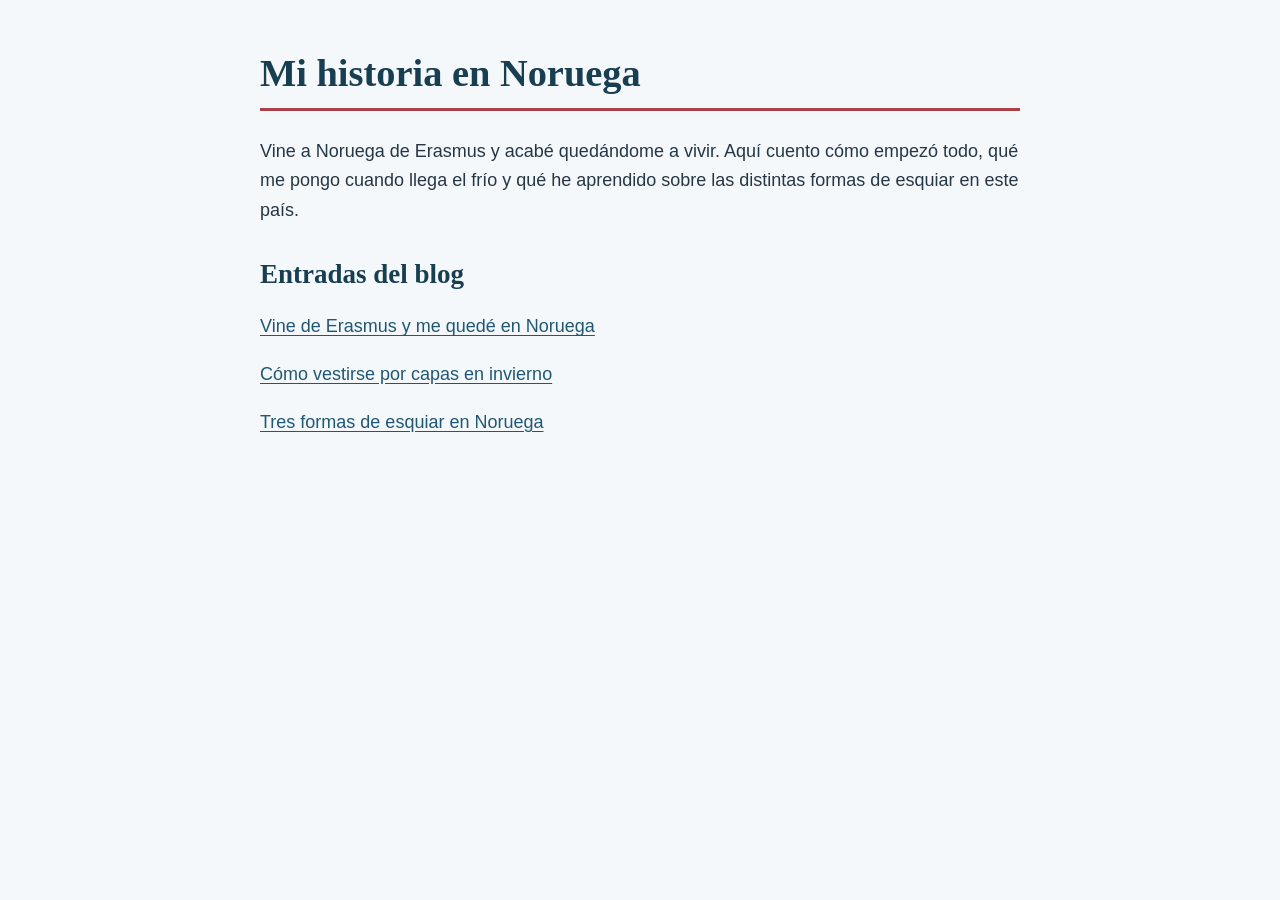
<file: index.html>
<!DOCTYPE html>
<html lang="es">
<head>
    <meta charset="UTF-8">
    <meta name="viewport" content="width=device-width, initial-scale=1.0">
    <title>Noruega desde dentro</title>
    <link rel="stylesheet" href="estilos.css">
</head>
<body>
    <h1>Mi historia en Noruega</h1>
    <p>Vine a Noruega de Erasmus y acabé quedándome a vivir. Aquí cuento cómo empezó todo, qué me pongo cuando llega el frío y qué he aprendido sobre las distintas formas de esquiar en este país.</p>
    <h2>Entradas del blog</h2>
    <p><a href="mi-historia.html">Vine de Erasmus y me quedé en Noruega</a></p>
    <p><a href="tres-capas.html">Cómo vestirse por capas en invierno</a></p>
    <p><a href="tipos-de-esqui.html">Tres formas de esquiar en Noruega</a></p>
</body>
</html>
</file>
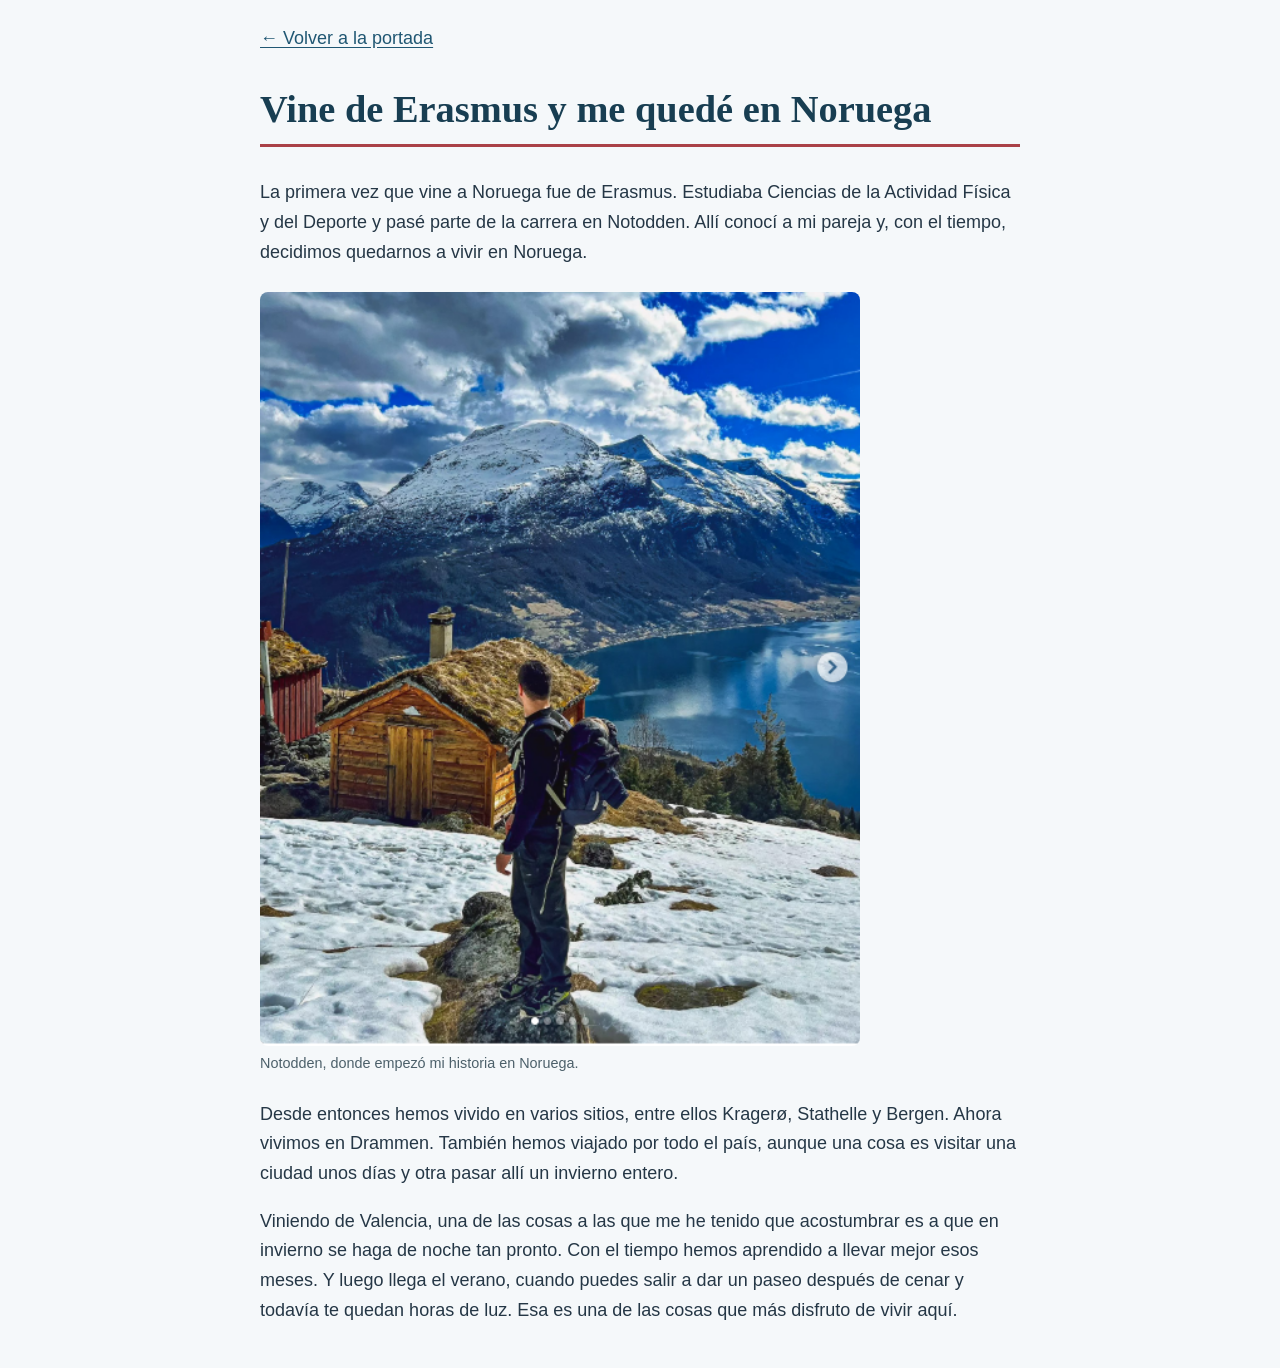
<file: mi-historia.html>
<!DOCTYPE html>
<html lang="es">
<head>
    <meta charset="UTF-8">
    <meta name="viewport" content="width=device-width, initial-scale=1.0">
    <title>Vine de Erasmus y me quedé en Noruega | Noruega desde dentro</title>
    <link rel="stylesheet" href="estilos.css">
</head>
<body>
    <nav>
        <a href="index.html">← Volver a la portada</a>
    </nav>

    <main>
        <article>
            <h1>Vine de Erasmus y me quedé en Noruega</h1>

            <p>La primera vez que vine a Noruega fue de Erasmus. Estudiaba
            Ciencias de la Actividad Física y del Deporte y pasé parte de la
            carrera en Notodden. Allí conocí a mi pareja y, con el tiempo,
            decidimos quedarnos a vivir en Noruega.</p>
<figure>
    <img src="imagenes/notodden.png"
         alt="Vista de Notodden, la ciudad donde hice mi Erasmus"
         width="600">
    <figcaption>Notodden, donde empezó mi historia en Noruega.</figcaption>
</figure>
            <p>Desde entonces hemos vivido en varios sitios, entre ellos
            Kragerø, Stathelle y Bergen. Ahora vivimos en Drammen. También
            hemos viajado por todo el país, aunque una cosa es visitar una
            ciudad unos días y otra pasar allí un invierno entero.</p>

            <p>Viniendo de Valencia, una de las cosas a las que me he tenido
            que acostumbrar es a que en invierno se haga de noche tan pronto.
            Con el tiempo hemos aprendido a llevar mejor esos meses. Y luego
            llega el verano, cuando puedes salir a dar un paseo después de
            cenar y todavía te quedan horas de luz. Esa es una de las cosas
            que más disfruto de vivir aquí.</p>
        </article>
    </main>
</body>
</html>
</file>
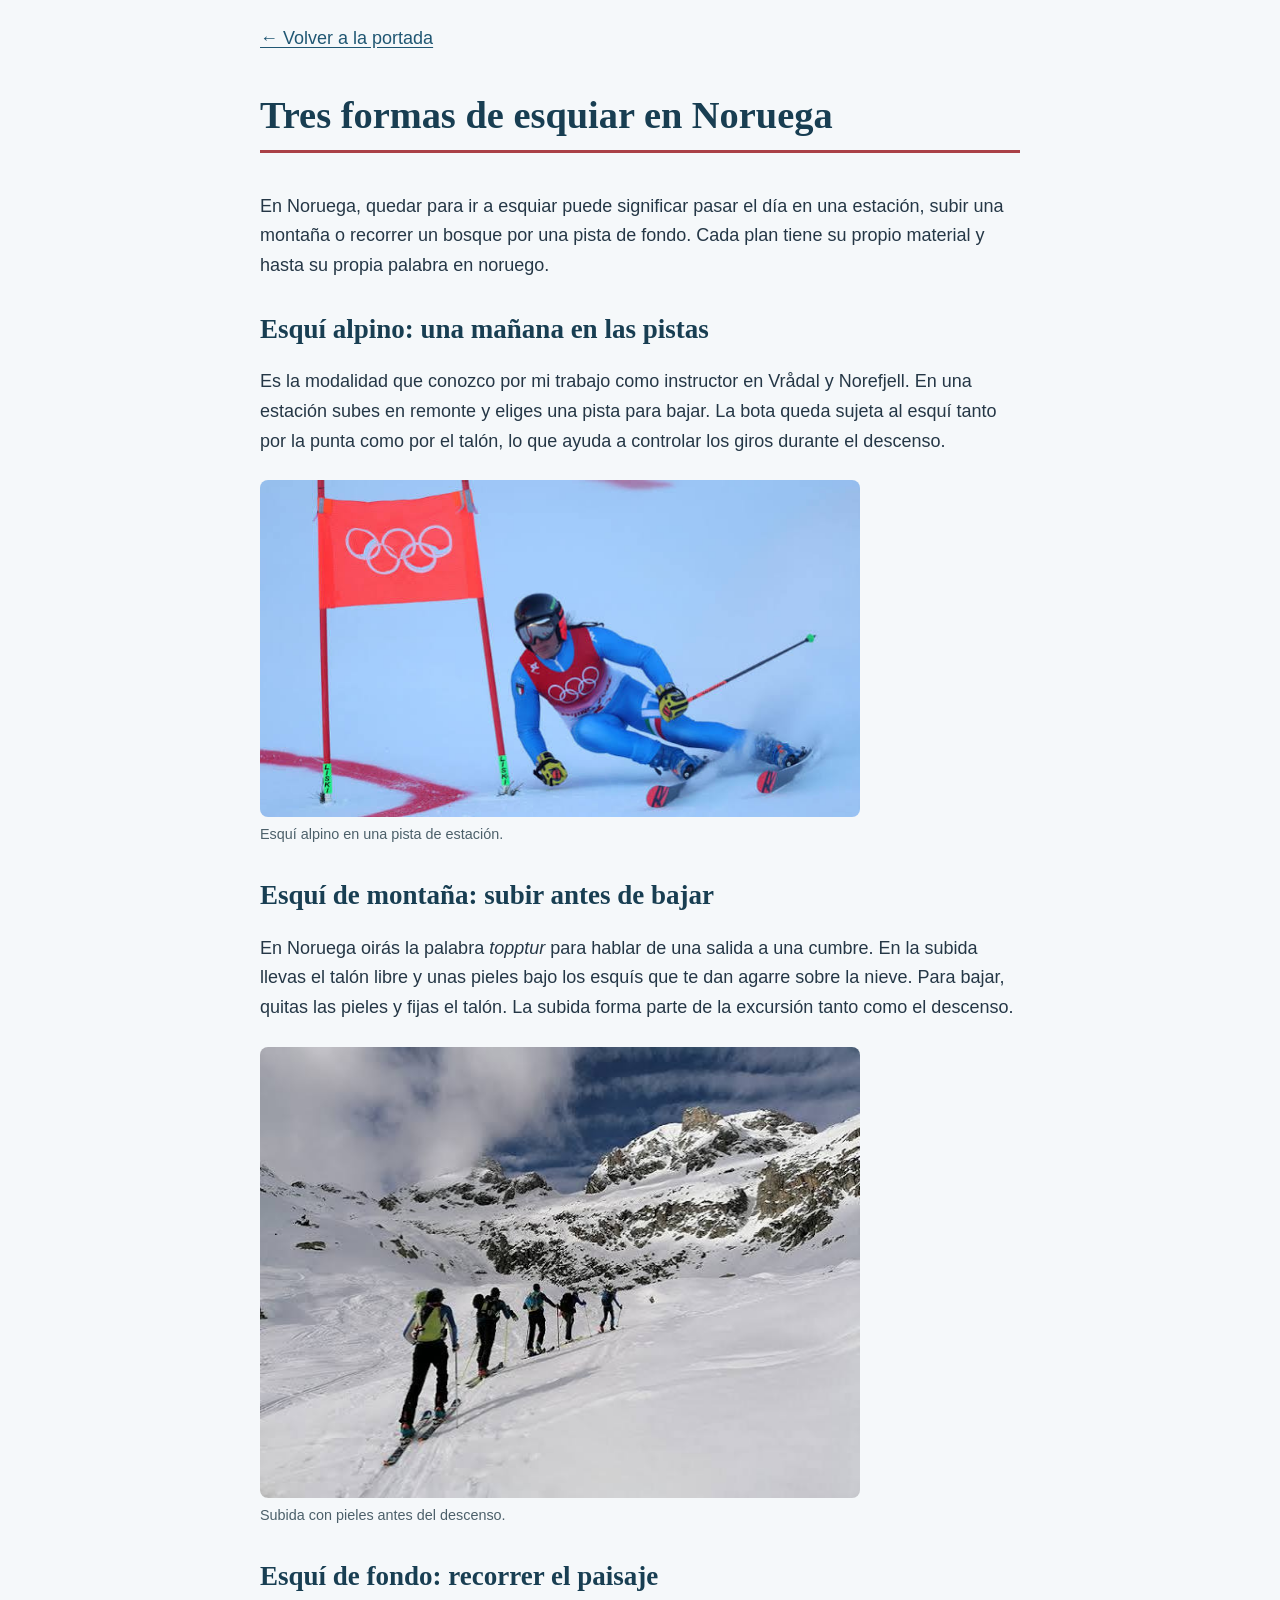
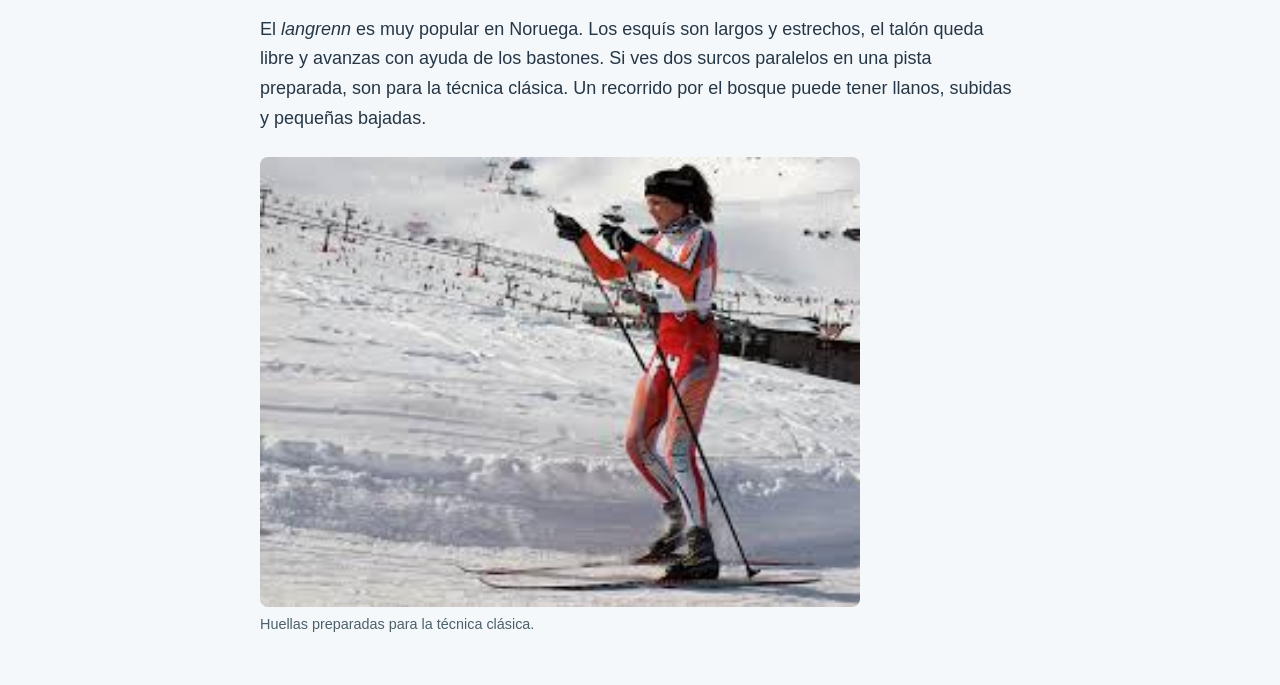
<file: tipos-de-esqui.html>
<!DOCTYPE html>
<html lang="es">
<head>
    <meta charset="UTF-8">
    <meta name="viewport" content="width=device-width, initial-scale=1.0">
    <title>Tres formas de esquiar en Noruega | Noruega desde dentro</title>
    <link rel="stylesheet" href="estilos.css">
</head>
<body>
    <nav>
        <a href="index.html">← Volver a la portada</a>
    </nav>

    <main>
        <article>
    <article>
    <h1>Tres formas de esquiar en Noruega</h1>

    <p>En Noruega, quedar para ir a esquiar puede significar pasar el día
    en una estación, subir una montaña o recorrer un bosque por una pista
    de fondo. Cada plan tiene su propio material y hasta su propia palabra
    en noruego.</p>

    <h2>Esquí alpino: una mañana en las pistas</h2>
    <p>Es la modalidad que conozco por mi trabajo como instructor en
    Vrådal y Norefjell. En una estación subes en remonte y eliges una pista
    para bajar. La bota queda sujeta al esquí tanto por la punta como por
    el talón, lo que ayuda a controlar los giros durante el descenso.</p>
<figure>
    <img src="imagenes/esqui-alpino.jpeg"
         alt="Esquiador bajando por una pista de esquí alpino"
         width="600">
    <figcaption>Esquí alpino en una pista de estación.</figcaption>
</figure>

    <h2>Esquí de montaña: subir antes de bajar</h2>
    <p>En Noruega oirás la palabra <em>topptur</em> para hablar de una
    salida a una cumbre. En la subida llevas el talón libre y unas pieles
    bajo los esquís que te dan agarre sobre la nieve. Para bajar, quitas
    las pieles y fijas el talón. La subida forma parte de la excursión
    tanto como el descenso.</p>
<figure>
    <img src="imagenes/esqui-montana.jpeg"
         alt="Esquiador de montaña ascendiendo por una ladera nevada"
         width="600">
    <figcaption>Subida con pieles antes del descenso.</figcaption>
</figure>

    <h2>Esquí de fondo: recorrer el paisaje</h2>
    <p>El <em>langrenn</em> es muy popular en Noruega. Los esquís son largos
    y estrechos, el talón queda libre y avanzas con ayuda de los bastones.
    Si ves dos surcos paralelos en una pista preparada, son para la técnica
    clásica. Un recorrido por el bosque puede tener llanos, subidas y
    pequeñas bajadas.</p>
    <figure>
    <img src="imagenes/esqui-fondo.jpeg"
         alt="Dos surcos paralelos en una pista de esquí de fondo"
         width="600">
    <figcaption>Huellas preparadas para la técnica clásica.</figcaption>
</figure>
</article>
</file>
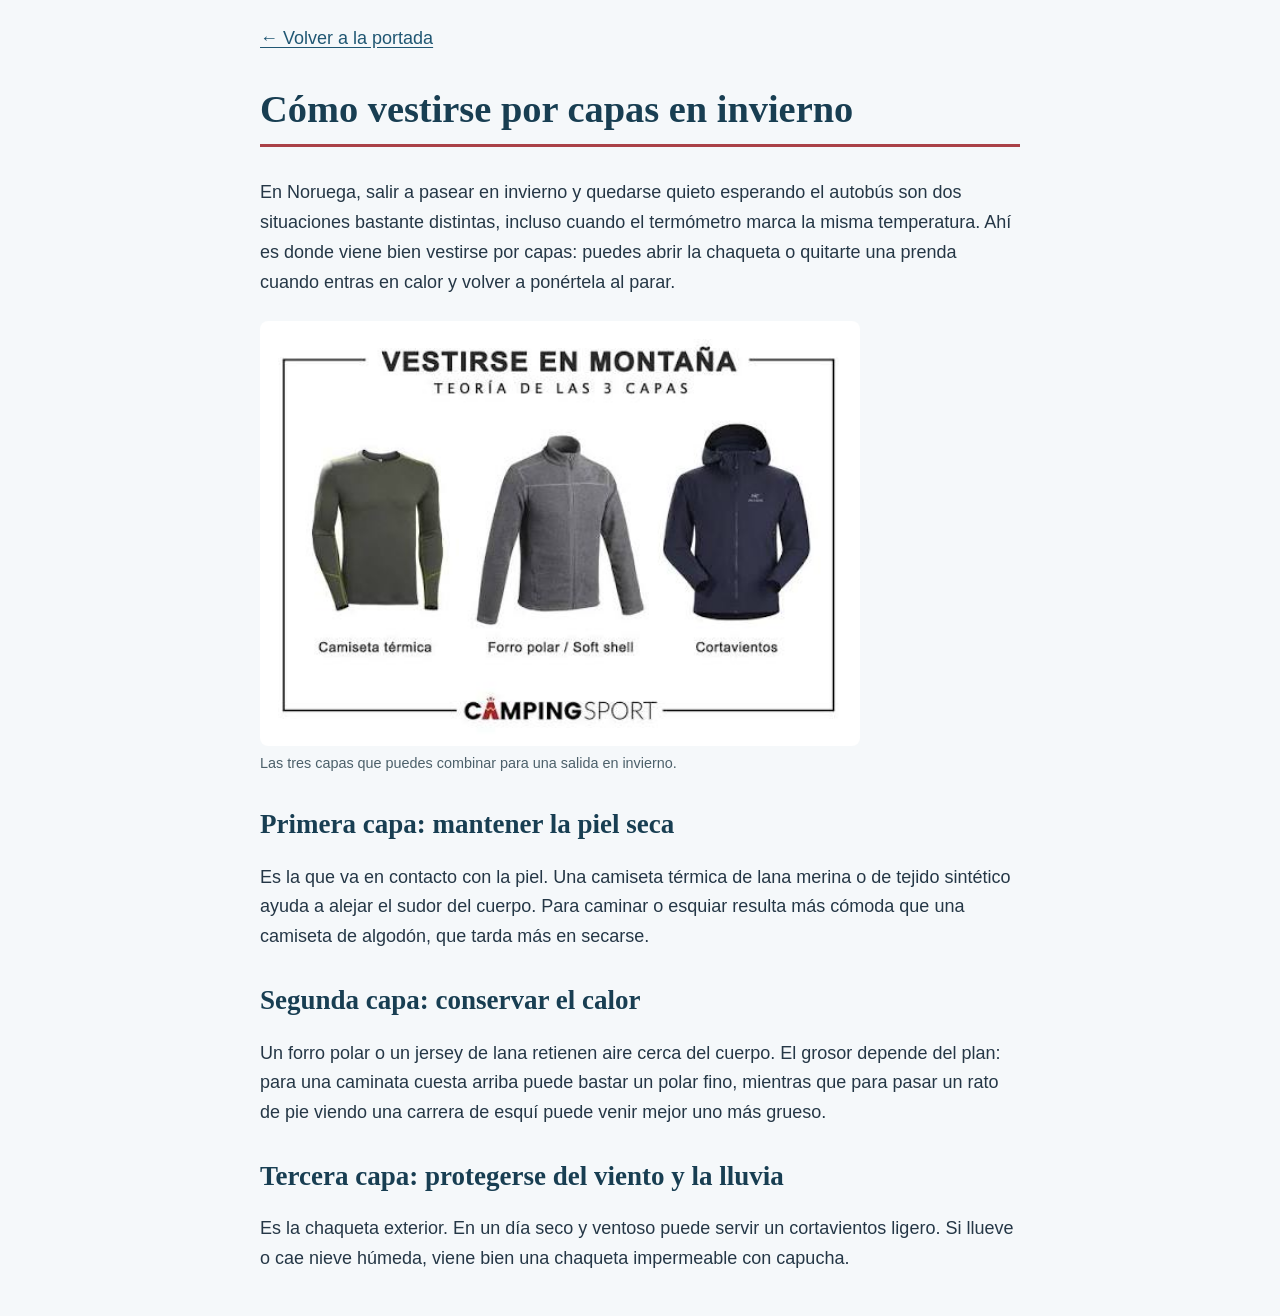
<file: tres-capas.html>
<!DOCTYPE html>
<html lang="es">
<head>
    <meta charset="UTF-8">
    <meta name="viewport" content="width=device-width, initial-scale=1.0">
    <title>Cómo vestirse por capas en invierno | Noruega desde dentro</title>
    <link rel="stylesheet" href="estilos.css">
</head>
<body>
    <nav>
        <a href="index.html">← Volver a la portada</a>
    </nav>

    <main>
        <article>
    <h1>Cómo vestirse por capas en invierno</h1>

    <p>En Noruega, salir a pasear en invierno y quedarse quieto esperando
    el autobús son dos situaciones bastante distintas, incluso cuando el
    termómetro marca la misma temperatura. Ahí es donde viene bien vestirse
    por capas: puedes abrir la chaqueta o quitarte una prenda cuando entras
    en calor y volver a ponértela al parar.</p>
<figure>
    <img src="imagenes/tres-capas.jpeg"
         alt="Una camiseta térmica, un forro polar y una chaqueta exterior"
         width="600">
    <figcaption>Las tres capas que puedes combinar para una salida en invierno.</figcaption>
</figure>
    <h2>Primera capa: mantener la piel seca</h2>
    <p>Es la que va en contacto con la piel. Una camiseta térmica de lana
    merina o de tejido sintético ayuda a alejar el sudor del cuerpo.
    Para caminar o esquiar resulta más cómoda que una camiseta de algodón,
    que tarda más en secarse.</p>

    <h2>Segunda capa: conservar el calor</h2>
    <p>Un forro polar o un jersey de lana retienen aire cerca del cuerpo.
    El grosor depende del plan: para una caminata cuesta arriba puede
    bastar un polar fino, mientras que para pasar un rato de pie viendo
    una carrera de esquí puede venir mejor uno más grueso.</p>

    <h2>Tercera capa: protegerse del viento y la lluvia</h2>
    <p>Es la chaqueta exterior. En un día seco y ventoso puede servir un
    cortavientos ligero. Si llueve o cae nieve húmeda, viene bien una
    chaqueta impermeable con capucha.</p>
</article>
</file>
<file: estilos.css>
body {
    max-width: 760px;
    margin: 0 auto;
    padding: 24px;
    background-color: #f5f8fa;
    color: #253746;
    font-family: Arial, sans-serif;
    font-size: 18px;
    line-height: 1.65;
}

h1, h2 {
    color: #183e52;
    font-family: Georgia, serif;
    line-height: 1.2;
}

h1 {
    font-size: 2.4rem;
    border-bottom: 3px solid #aa4147;
    padding-bottom: 12px;
}

h2 {
    margin-top: 32px;
}

a {
    color: #205773;
    text-underline-offset: 3px;
}

a:hover, a:focus-visible {
    color: #99383e;
}

figure {
    margin: 24px 0;
}

figure img {
    display: block;
    max-width: 100%;
    height: auto;
    border-radius: 8px;
}

figcaption {
    margin-top: 6px;
    color: #4c606a;
    font-size: 0.9rem;
}
</file>
